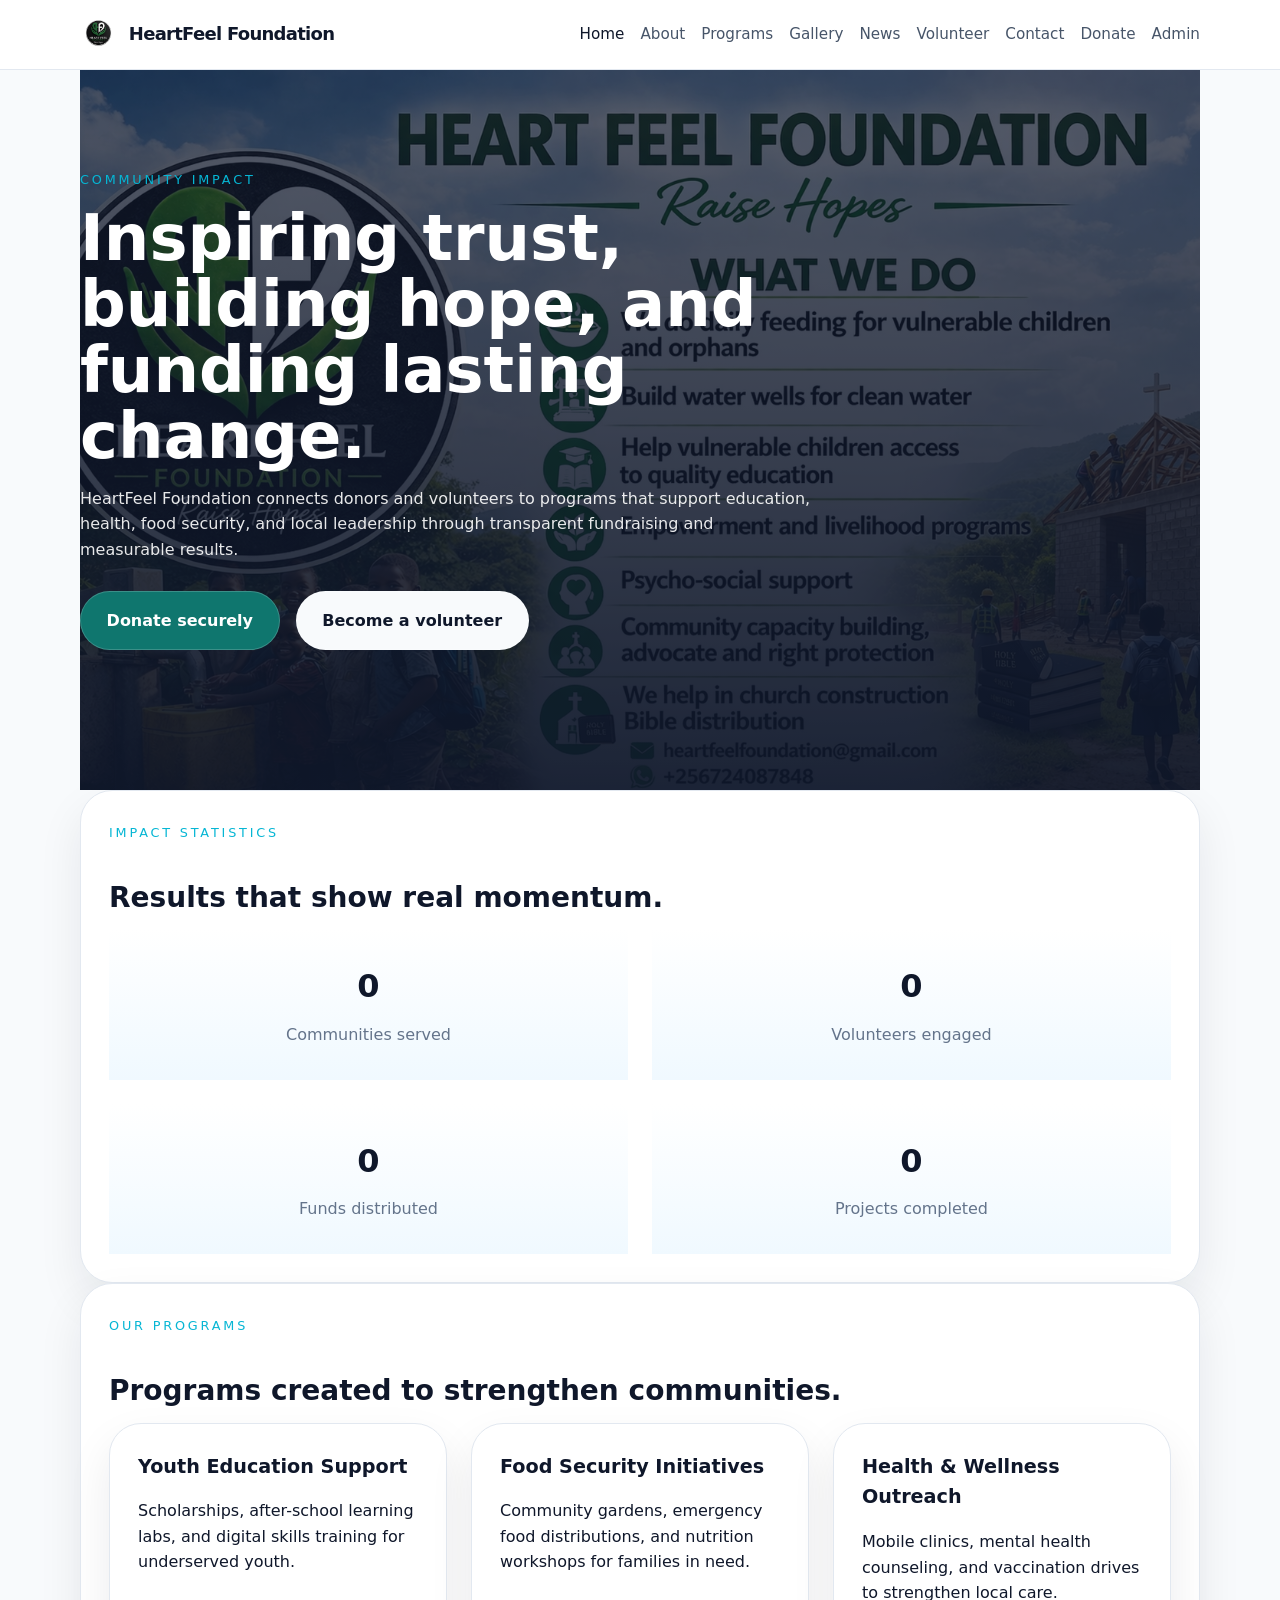
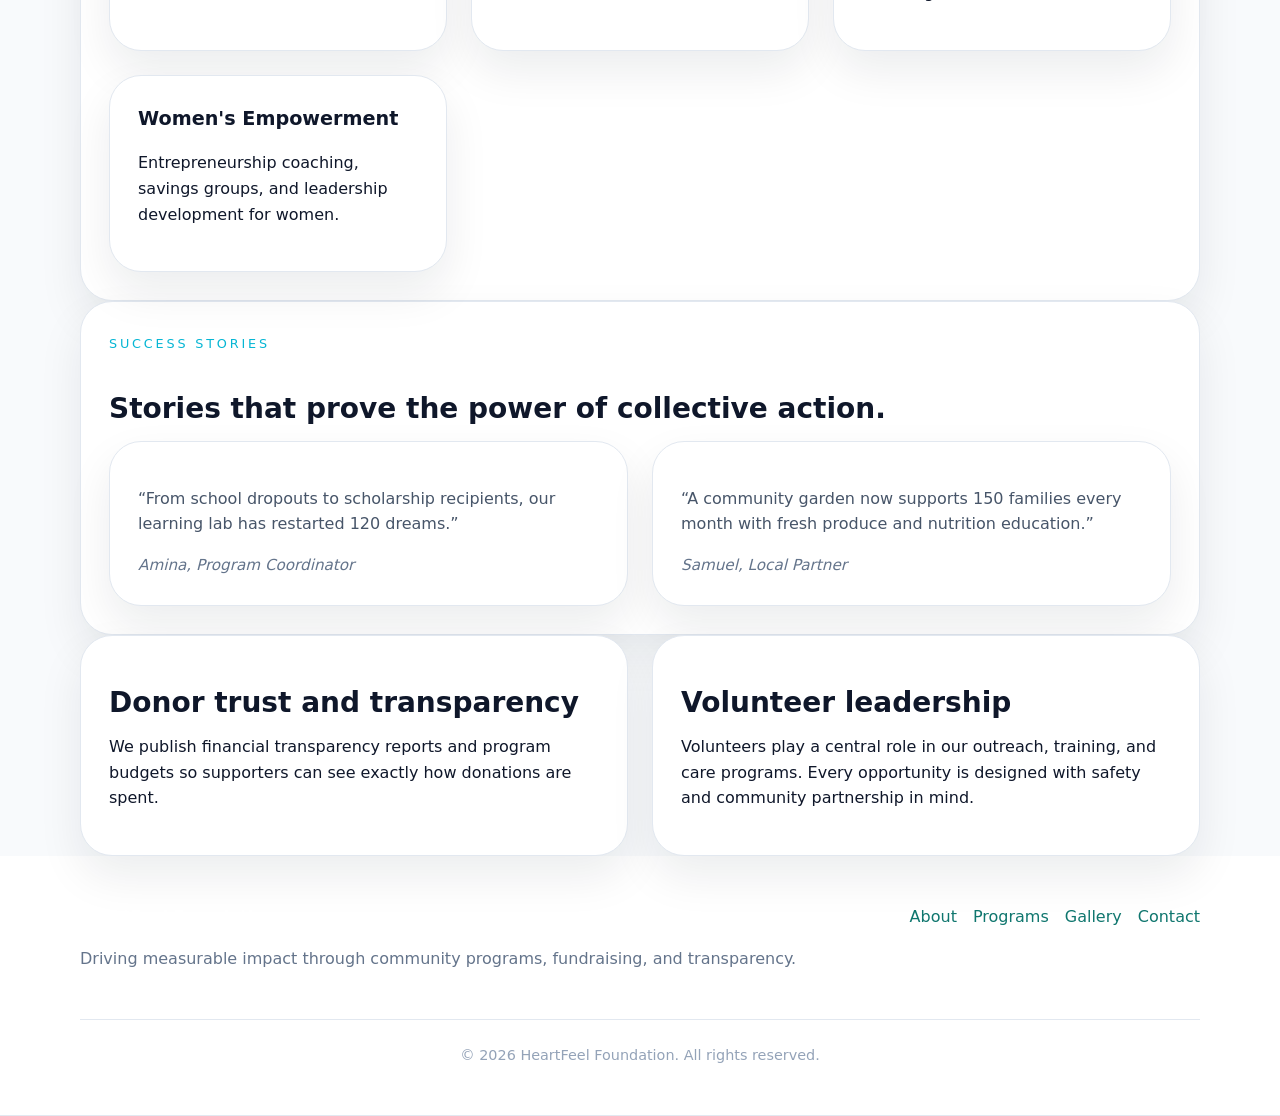
<file: index.html>
<!DOCTYPE html>
<html lang="en">
  <head>
    <meta charset="UTF-8" />
    <meta name="viewport" content="width=device-width, initial-scale=1.0" />
    <meta name="description" content="HeartFeel Foundation is a nonprofit driving community impact through programs, fundraising, volunteer support, and financial transparency." />
    <title>HeartFeel Foundation | Community Impact & Fundraising</title>
    <link rel="stylesheet" href="assets/css/styles.css" />
  </head>
  <body data-page="home">
    <header class="site-header">
      <div class="container site-nav">
        <a href="index.html" class="site-brand">
          <img src="assets/images/logo.png" alt="HeartFeel Foundation logo" class="site-logo" />
          <span class="site-brand-text">HeartFeel Foundation</span>
        </a>
        <button class="nav-toggle" aria-expanded="false" aria-controls="main-navigation">Menu</button>
        <nav id="main-navigation" class="site-links">
          <a href="index.html" class="active">Home</a>
          <a href="about.html">About</a>
          <a href="programs.html">Programs</a>
          <a href="gallery.html">Gallery</a>
          <a href="blog.html">News</a>
          <a href="volunteer.html">Volunteer</a>
          <a href="contact.html">Contact</a>
          <a href="donate.html">Donate</a>
          <a href="admin.html">Admin</a>
        </nav>
      </div>
    </header>

    <main>
      <section class="hero container hero-cover">
        <div class="hero-overlay"></div>
        <div class="hero-copy">
          <span class="section-subtitle" id="home-hero-subtitle">Community impact</span>
          <h1 class="hero-title" id="home-hero-title">Inspiring trust, building hope, and funding lasting change.</h1>
          <p class="hero-copy" id="home-hero-copy">HeartFeel Foundation connects donors and volunteers to programs that support education, health, food security, and local leadership through transparent fundraising and measurable results.</p>
          <div class="button-group" id="home-button-group">
            <a id="home-button-primary" href="donate.html" class="btn">Donate securely</a>
            <a id="home-button-secondary" href="volunteer.html" class="btn-secondary">Become a volunteer</a>
          </div>
        </div>
      </section>

      <section class="container">
        <div class="section-card">
          <span class="section-subtitle" id="home-stats-subtitle">Impact statistics</span>
          <h2 class="section-heading" id="home-stats-title">Results that show real momentum.</h2>
          <div class="stats-grid" id="home-stats"></div>
        </div>
      </section>

      <section class="container">
        <div class="section-card">
          <span class="section-subtitle" id="home-programs-subtitle">Our programs</span>
          <h2 class="section-heading" id="home-programs-title">Programs created to strengthen communities.</h2>
          <div class="cards-grid" id="home-programs"></div>
        </div>
      </section>

      <section class="container">
        <div class="section-card">
          <span class="section-subtitle" id="home-stories-subtitle">Success stories</span>
          <h2 class="section-heading" id="home-stories-title">Stories that prove the power of collective action.</h2>
          <div class="cards-grid" id="home-success-stories"></div>
        </div>
      </section>

      <section class="container">
        <div class="cards-grid" id="home-bottom-cards"></div>
      </section>
    </main>

    <footer class="site-footer">
      <div class="container footer-content">
        <div class="footer-top">
          <div>
            <strong>HeartFeel Foundation</strong>
            <p>Driving measurable impact through community programs, fundraising, and transparency.</p>
          </div>
          <div class="footer-links">
            <a href="about.html">About</a>
            <a href="programs.html">Programs</a>
            <a href="gallery.html">Gallery</a>
            <a href="contact.html">Contact</a>
          </div>
        </div>
        <div class="footer-bottom">© 2026 HeartFeel Foundation. All rights reserved.</div>
      </div>
    </footer>

    <script src="assets/js/main.js" defer></script>
  </body>
</html>
</file>
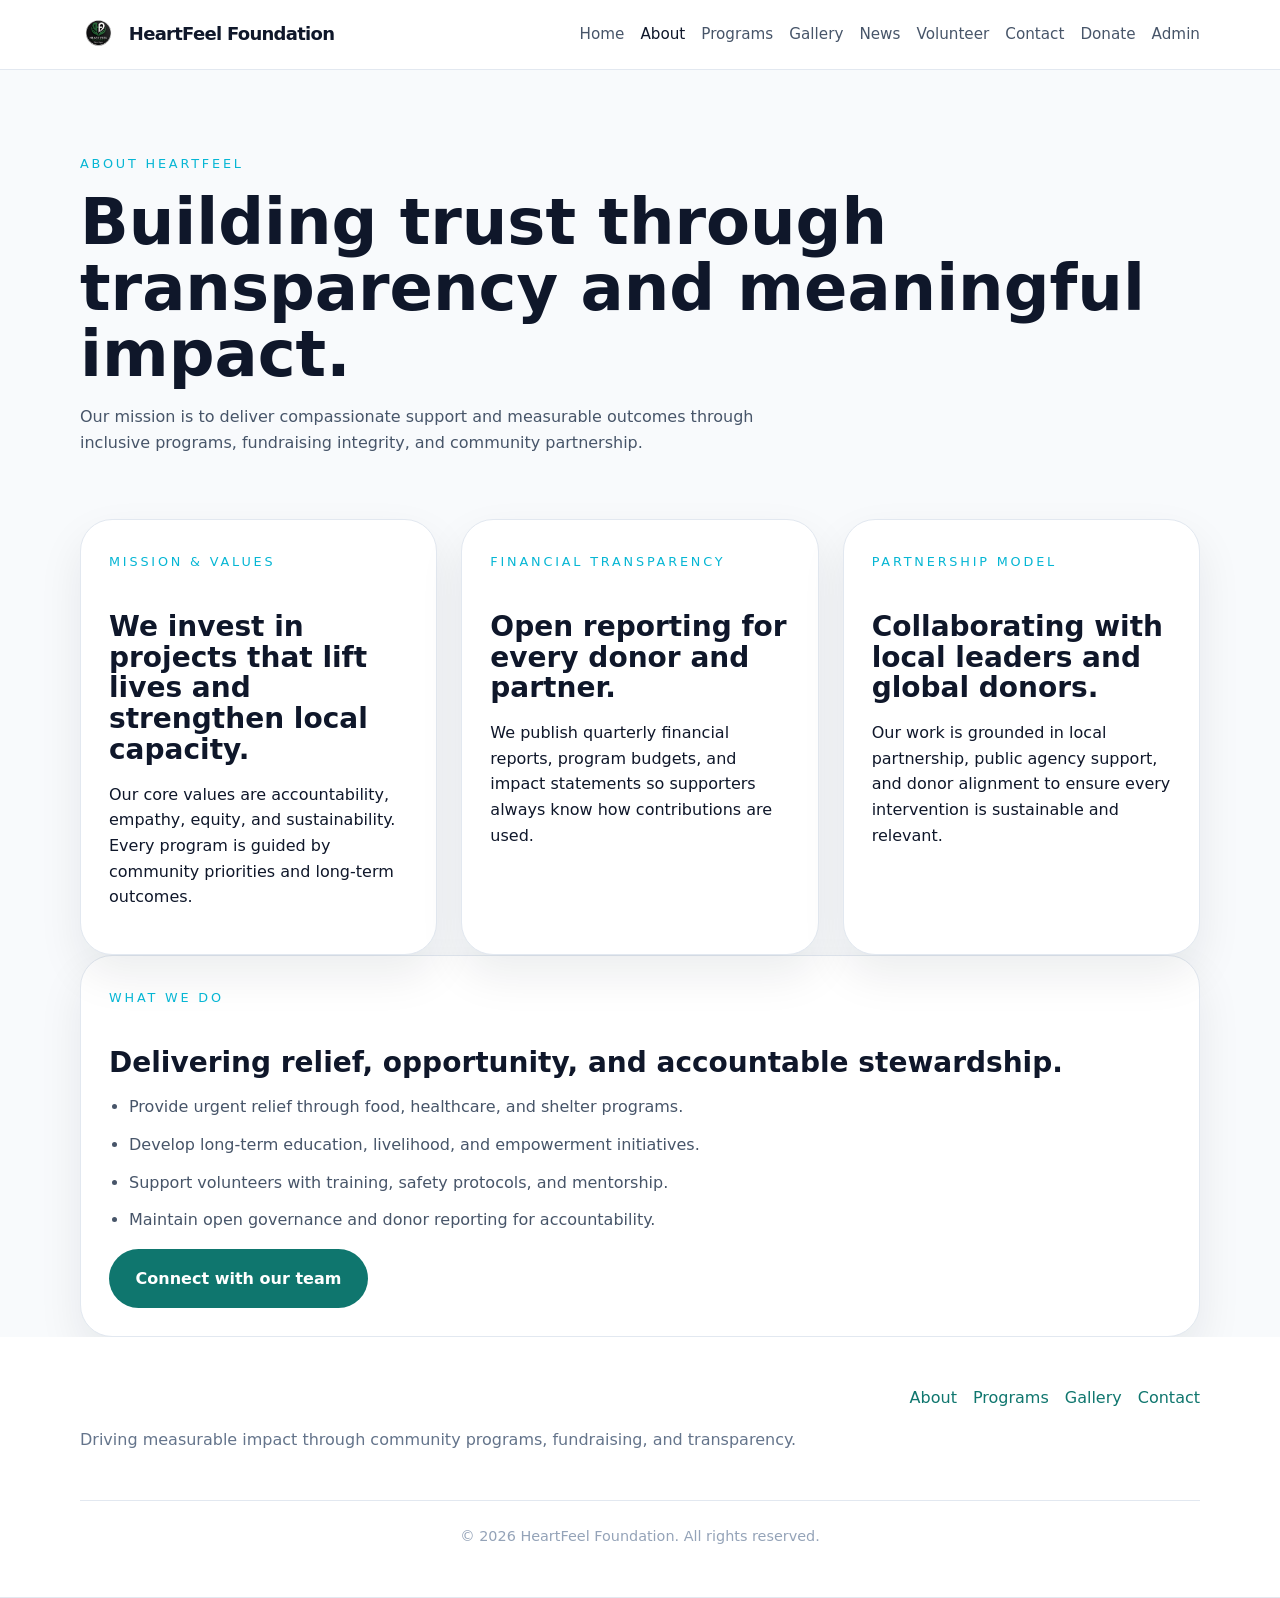
<file: about.html>
<!DOCTYPE html>
<html lang="en">
  <head>
    <meta charset="UTF-8" />
    <meta name="viewport" content="width=device-width, initial-scale=1.0" />
    <meta name="description" content="Learn about HeartFeel Foundation's mission, values, and commitment to financial transparency and community partnership." />
    <title>About Us | HeartFeel Foundation</title>
    <link rel="stylesheet" href="assets/css/styles.css" />
  </head>
  <body data-page="about">
    <header class="site-header">
      <div class="container site-nav">
        <a href="index.html" class="site-brand">
          <img src="assets/images/logo.png" alt="HeartFeel Foundation logo" class="site-logo" />
          <span class="site-brand-text">HeartFeel Foundation</span>
        </a>
        <button class="nav-toggle" aria-expanded="false" aria-controls="main-navigation">Menu</button>
        <nav id="main-navigation" class="site-links">
          <a href="index.html">Home</a>
          <a href="about.html" class="active">About</a>
          <a href="programs.html">Programs</a>
          <a href="gallery.html">Gallery</a>
          <a href="blog.html">News</a>
          <a href="volunteer.html">Volunteer</a>
          <a href="contact.html">Contact</a>
          <a href="donate.html">Donate</a>
          <a href="admin.html">Admin</a>
        </nav>
      </div>
    </header>

    <main>
      <section class="container hero">
        <span class="section-subtitle" id="about-hero-subtitle">About HeartFeel</span>
        <h1 class="hero-title" id="about-hero-title">Building trust through transparency and meaningful impact.</h1>
        <p class="hero-copy" id="about-hero-copy">Our mission is to deliver compassionate support and measurable outcomes through inclusive programs, fundraising integrity, and community partnership.</p>
      </section>

      <section class="container">
        <div class="cards-grid" id="about-cards">
          <article class="section-card">
            <span class="section-subtitle">Mission & Values</span>
            <h2 class="section-heading">We invest in projects that lift lives and strengthen local capacity.</h2>
            <p>Our core values are accountability, empathy, equity, and sustainability. Every program is guided by community priorities and long-term outcomes.</p>
          </article>
          <article class="section-card">
            <span class="section-subtitle">Financial Transparency</span>
            <h2 class="section-heading">Open reporting for every donor and partner.</h2>
            <p>We publish quarterly financial reports, program budgets, and impact statements so supporters always know how contributions are used.</p>
          </article>
          <article class="section-card">
            <span class="section-subtitle">Partnership Model</span>
            <h2 class="section-heading">Collaborating with local leaders and global donors.</h2>
            <p>Our work is grounded in local partnership, public agency support, and donor alignment to ensure every intervention is sustainable and relevant.</p>
          </article>
        </div>
      </section>

      <section class="container">
        <div class="section-card">
          <span class="section-subtitle">What We Do</span>
          <h2 class="section-heading">Delivering relief, opportunity, and accountable stewardship.</h2>
          <ul>
            <li>Provide urgent relief through food, healthcare, and shelter programs.</li>
            <li>Develop long-term education, livelihood, and empowerment initiatives.</li>
            <li>Support volunteers with training, safety protocols, and mentorship.</li>
            <li>Maintain open governance and donor reporting for accountability.</li>
          </ul>
          <a href="contact.html" class="btn">Connect with our team</a>
        </div>
      </section>
    </main>

    <footer class="site-footer">
      <div class="container footer-content">
        <div class="footer-top">
          <div>
            <strong>HeartFeel Foundation</strong>
            <p>Driving measurable impact through community programs, fundraising, and transparency.</p>
          </div>
          <div class="footer-links">
            <a href="about.html">About</a>
            <a href="programs.html">Programs</a>
            <a href="gallery.html">Gallery</a>
            <a href="contact.html">Contact</a>
          </div>
        </div>
        <div class="footer-bottom">© 2026 HeartFeel Foundation. All rights reserved.</div>
      </div>
    </footer>

    <script src="assets/js/main.js" defer></script>
  </body>
</html>
</file>
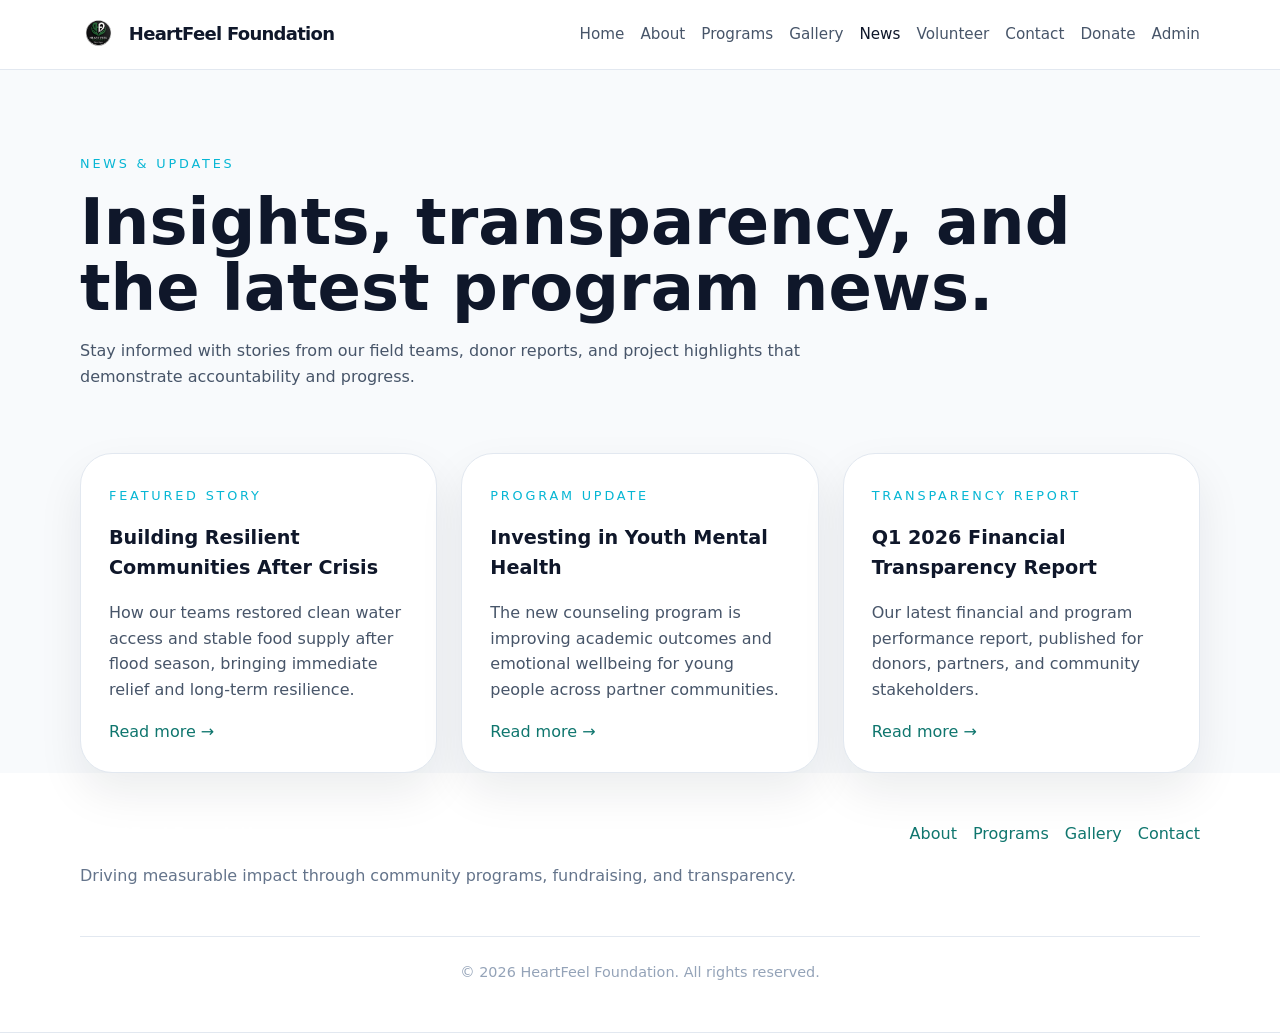
<file: blog.html>
<!DOCTYPE html>
<html lang="en">
  <head>
    <meta charset="UTF-8" />
    <meta name="viewport" content="width=device-width, initial-scale=1.0" />
    <meta name="description" content="News, transparency reports, and updates from HeartFeel Foundation." />
    <title>News & Updates | HeartFeel Foundation</title>
    <link rel="stylesheet" href="assets/css/styles.css" />
  </head>
  <body data-page="blog">
    <header class="site-header">
      <div class="container site-nav">
        <a href="index.html" class="site-brand">
          <img src="assets/images/logo.png" alt="HeartFeel Foundation logo" class="site-logo" />
          <span class="site-brand-text">HeartFeel Foundation</span>
        </a>
        <button class="nav-toggle" aria-expanded="false" aria-controls="main-navigation">Menu</button>
        <nav id="main-navigation" class="site-links">
          <a href="index.html">Home</a>
          <a href="about.html">About</a>
          <a href="programs.html">Programs</a>
          <a href="gallery.html">Gallery</a>
          <a href="blog.html" class="active">News</a>
          <a href="volunteer.html">Volunteer</a>
          <a href="contact.html">Contact</a>
          <a href="donate.html">Donate</a>
          <a href="admin.html">Admin</a>
        </nav>
      </div>
    </header>

    <main>
      <section class="container hero">
        <span class="section-subtitle" id="blog-hero-subtitle">News & Updates</span>
        <h1 class="hero-title" id="blog-hero-title">Insights, transparency, and the latest program news.</h1>
        <p class="hero-copy" id="blog-hero-copy">Stay informed with stories from our field teams, donor reports, and project highlights that demonstrate accountability and progress.</p>
      </section>

      <section class="container blog-grid" id="blog-grid">
        <article class="news-card">
          <span class="section-subtitle">Featured story</span>
          <h3>Building Resilient Communities After Crisis</h3>
          <p>How our teams restored clean water access and stable food supply after flood season, bringing immediate relief and long-term resilience.</p>
          <a href="#">Read more →</a>
        </article>
        <article class="news-card">
          <span class="section-subtitle">Program update</span>
          <h3>Investing in Youth Mental Health</h3>
          <p>The new counseling program is improving academic outcomes and emotional wellbeing for young people across partner communities.</p>
          <a href="#">Read more →</a>
        </article>
        <article class="news-card">
          <span class="section-subtitle">Transparency report</span>
          <h3>Q1 2026 Financial Transparency Report</h3>
          <p>Our latest financial and program performance report, published for donors, partners, and community stakeholders.</p>
          <a href="#">Read more →</a>
        </article>
      </section>
    </main>

    <footer class="site-footer">
      <div class="container footer-content">
        <div class="footer-top">
          <div>
            <strong>HeartFeel Foundation</strong>
            <p>Driving measurable impact through community programs, fundraising, and transparency.</p>
          </div>
          <div class="footer-links">
            <a href="about.html">About</a>
            <a href="programs.html">Programs</a>
            <a href="gallery.html">Gallery</a>
            <a href="contact.html">Contact</a>
          </div>
        </div>
        <div class="footer-bottom">© 2026 HeartFeel Foundation. All rights reserved.</div>
      </div>
    </footer>

    <script src="assets/js/main.js" defer></script>
  </body>
</html>
</file>
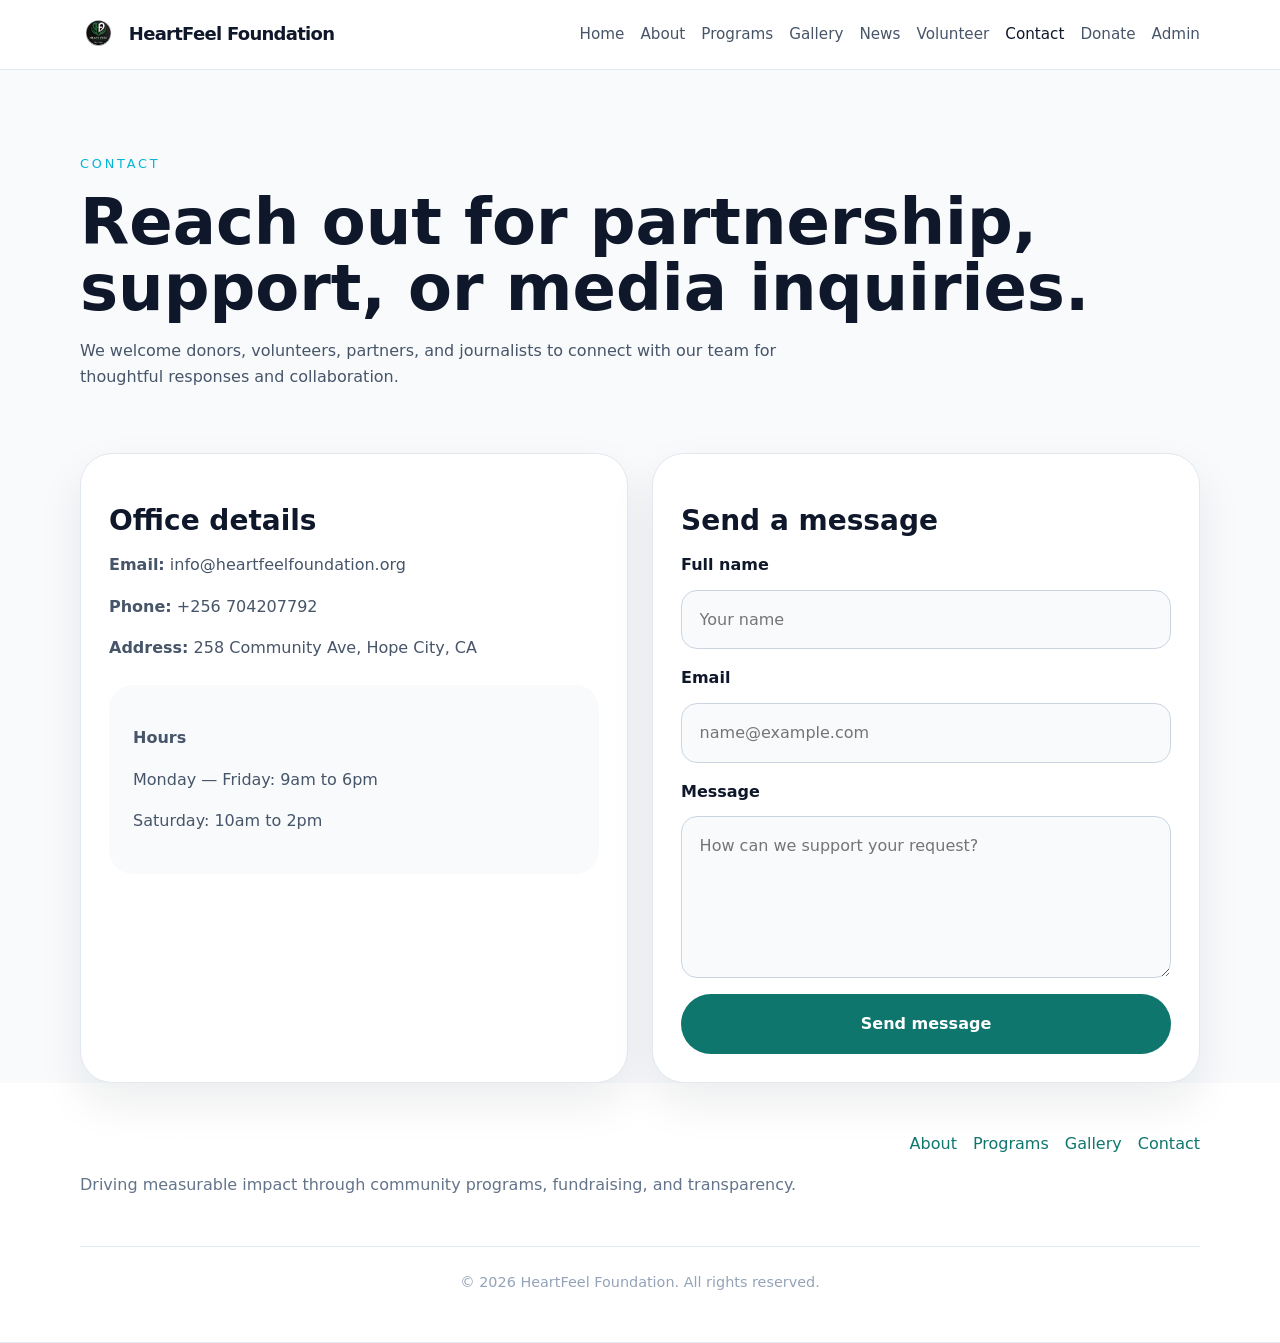
<file: contact.html>
<!DOCTYPE html>
<html lang="en">
  <head>
    <meta charset="UTF-8" />
    <meta name="viewport" content="width=device-width, initial-scale=1.0" />
    <meta name="description" content="Contact HeartFeel Foundation for partnership, support, or media inquiries." />
    <title>Contact | HeartFeel Foundation</title>
    <link rel="stylesheet" href="assets/css/styles.css" />
  </head>
  <body data-page="contact">
    <header class="site-header">
      <div class="container site-nav">
        <a href="index.html" class="site-brand">
          <img src="assets/images/logo.png" alt="HeartFeel Foundation logo" class="site-logo" />
          <span class="site-brand-text">HeartFeel Foundation</span>
        </a>
        <button class="nav-toggle" aria-expanded="false" aria-controls="main-navigation">Menu</button>
        <nav id="main-navigation" class="site-links">
          <a href="index.html">Home</a>
          <a href="about.html">About</a>
          <a href="programs.html">Programs</a>
          <a href="gallery.html">Gallery</a>
          <a href="blog.html">News</a>
          <a href="volunteer.html">Volunteer</a>
          <a href="contact.html" class="active">Contact</a>
          <a href="donate.html">Donate</a>
          <a href="admin.html">Admin</a>
        </nav>
      </div>
    </header>

    <main>
      <section class="container hero">
        <span class="section-subtitle" id="contact-hero-subtitle">Contact</span>
        <h1 class="hero-title" id="contact-hero-title">Reach out for partnership, support, or media inquiries.</h1>
        <p class="hero-copy" id="contact-hero-copy">We welcome donors, volunteers, partners, and journalists to connect with our team for thoughtful responses and collaboration.</p>
      </section>

      <section class="container cards-grid" id="contact-details-wrapper">
        <article class="contact-card" id="contact-details">
          <h2 class="section-heading" id="contact-details-title">Office details</h2>
          <p><strong>Email:</strong> <span id="contact-email">info@heartfeelfoundation.org</span></p>
          <p><strong>Phone:</strong> <span id="contact-phone">+1 (555) 123-4567</span></p>
          <p><strong>Address:</strong> <span id="contact-address">258 Community Ave, Hope City, CA</span></p>
          <div style="margin-top: 1.5rem; padding: 1.5rem; border-radius: 1.5rem; background: #f8fafc;">
            <p><strong>Hours</strong></p>
            <p id="contact-hours-day1">Monday — Friday: 9am to 6pm</p>
            <p id="contact-hours-day2">Saturday: 10am to 2pm</p>
          </div>
        </article>
        <article class="contact-card">
          <h2 class="section-heading">Send a message</h2>
          <form class="form-grid" method="post" action="#">
            <div class="form-field">
              <label for="contact-name">Full name</label>
              <input id="contact-name" name="contact-name" type="text" placeholder="Your name" required />
            </div>
            <div class="form-field">
              <label for="contact-input-email">Email</label>
              <input id="contact-input-email" name="contact-email" type="email" placeholder="name@example.com" required />
            </div>
            <div class="form-field" style="grid-column: 1 / -1;">
              <label for="contact-message">Message</label>
              <textarea id="contact-message" name="contact-message" rows="5" placeholder="How can we support your request?" required></textarea>
            </div>
            <div class="form-field" style="grid-column: 1 / -1;">
              <button type="submit" class="btn">Send message</button>
            </div>
          </form>
        </article>
      </section>
    </main>

    <footer class="site-footer">
      <div class="container footer-content">
        <div class="footer-top">
          <div>
            <strong>HeartFeel Foundation</strong>
            <p>Driving measurable impact through community programs, fundraising, and transparency.</p>
          </div>
          <div class="footer-links">
            <a href="about.html">About</a>
            <a href="programs.html">Programs</a>
            <a href="gallery.html">Gallery</a>
            <a href="contact.html">Contact</a>
          </div>
        </div>
        <div class="footer-bottom">© 2026 HeartFeel Foundation. All rights reserved.</div>
      </div>
    </footer>

    <script src="assets/js/main.js" defer></script>
  </body>
</html>
</file>
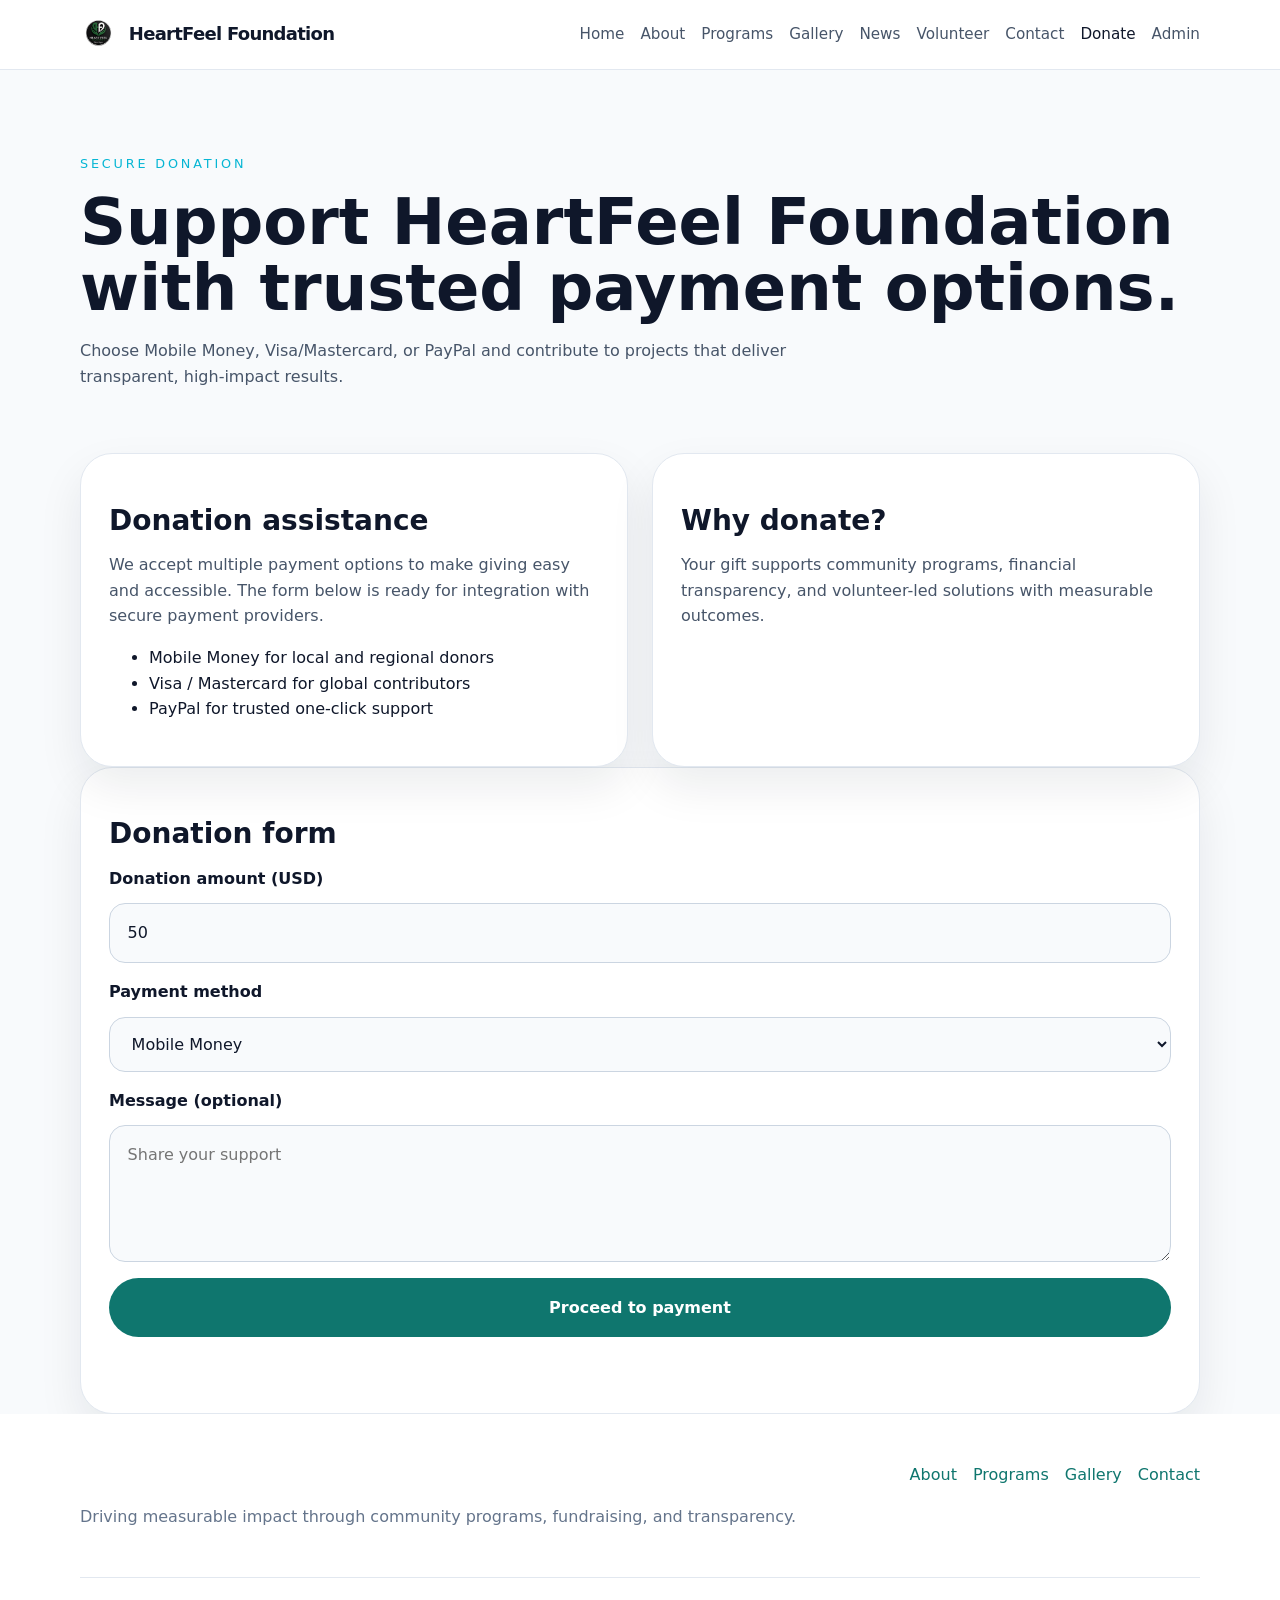
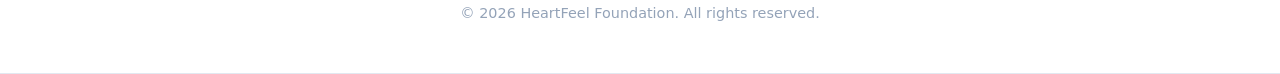
<file: donate.html>
<!DOCTYPE html>
<html lang="en">
  <head>
    <meta charset="UTF-8" />
    <meta name="viewport" content="width=device-width, initial-scale=1.0" />
    <meta name="description" content="Donate to HeartFeel Foundation with Mobile Money, Visa/Mastercard, or PayPal support." />
    <title>Donate | HeartFeel Foundation</title>
    <link rel="stylesheet" href="assets/css/styles.css" />
  </head>
  <body data-page="donate">
    <header class="site-header">
      <div class="container site-nav">
        <a href="index.html" class="site-brand">
          <img src="assets/images/logo.png" alt="HeartFeel Foundation logo" class="site-logo" />
          <span class="site-brand-text">HeartFeel Foundation</span>
        </a>
        <button class="nav-toggle" aria-expanded="false" aria-controls="main-navigation">Menu</button>
        <nav id="main-navigation" class="site-links">
          <a href="index.html">Home</a>
          <a href="about.html">About</a>
          <a href="programs.html">Programs</a>
          <a href="gallery.html">Gallery</a>
          <a href="blog.html">News</a>
          <a href="volunteer.html">Volunteer</a>
          <a href="contact.html">Contact</a>
          <a href="donate.html" class="active">Donate</a>
          <a href="admin.html">Admin</a>
        </nav>
      </div>
    </header>

    <main>
      <section class="container hero">
        <span class="section-subtitle" id="donate-hero-subtitle">Secure donation</span>
        <h1 class="hero-title" id="donate-hero-title">Support HeartFeel Foundation with trusted payment options.</h1>
        <p class="hero-copy" id="donate-hero-copy">Choose Mobile Money, Visa/Mastercard, or PayPal and contribute to projects that deliver transparent, high-impact results.</p>
      </section>

      <section class="container cards-grid">
        <article class="donate-card" id="donate-assistance">
          <h2 class="section-heading" id="donate-assistance-title">Donation assistance</h2>
          <p>We accept multiple payment options to make giving easy and accessible. The form below is ready for integration with secure payment providers.</p>
          <ul>
            <li>Mobile Money for local and regional donors</li>
            <li>Visa / Mastercard for global contributors</li>
            <li>PayPal for trusted one-click support</li>
          </ul>
        </article>
        <article class="donate-card" id="donate-why">
          <h2 class="section-heading" id="donate-why-title">Why donate?</h2>
          <p id="donate-why-copy">Your gift supports community programs, financial transparency, and volunteer-led solutions with measurable outcomes.</p>
        </article>
      </section>

      <section class="container section-card">
        <h2 class="section-heading">Donation form</h2>
        <form id="donation-form" class="form-grid" method="post" action="#">
          <div class="form-field">
            <label for="amount">Donation amount (USD)</label>
            <input id="amount" name="amount" type="number" min="10" value="50" required />
          </div>
          <div class="form-field">
            <label for="payment-method">Payment method</label>
            <select id="payment-method" name="payment-method" required>
              <option>Mobile Money</option>
              <option>Visa / Mastercard</option>
              <option>PayPal</option>
            </select>
          </div>
          <div class="form-field" style="grid-column: 1 / -1;">
            <label for="donation-note">Message (optional)</label>
            <textarea id="donation-note" name="donation-note" rows="4" placeholder="Share your support"></textarea>
          </div>
          <div class="form-field" style="grid-column: 1 / -1;">
            <button type="submit" class="btn">Proceed to payment</button>
          </div>
          <p id="donation-status" style="color:#475569; grid-column: 1 / -1;"></p>
        </form>
      </section>
    </main>

    <footer class="site-footer">
      <div class="container footer-content">
        <div class="footer-top">
          <div>
            <strong>HeartFeel Foundation</strong>
            <p>Driving measurable impact through community programs, fundraising, and transparency.</p>
          </div>
          <div class="footer-links">
            <a href="about.html">About</a>
            <a href="programs.html">Programs</a>
            <a href="gallery.html">Gallery</a>
            <a href="contact.html">Contact</a>
          </div>
        </div>
        <div class="footer-bottom">© 2026 HeartFeel Foundation. All rights reserved.</div>
      </div>
    </footer>

    <script src="assets/js/main.js" defer></script>
  </body>
</html>
</file>
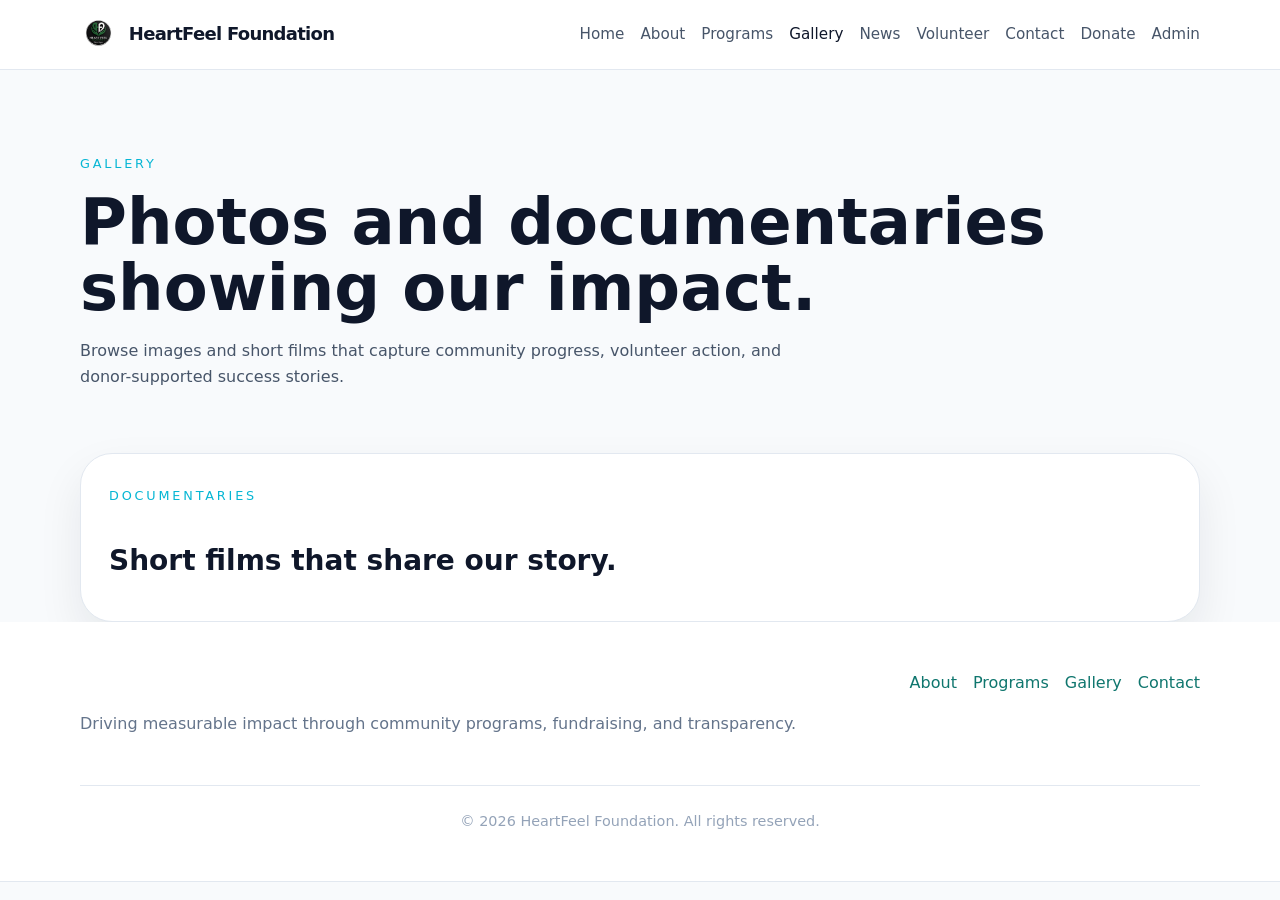
<file: gallery.html>
<!DOCTYPE html>
<html lang="en">
  <head>
    <meta charset="UTF-8" />
    <meta name="viewport" content="width=device-width, initial-scale=1.0" />
    <meta name="description" content="View project photos and documentary videos that highlight the work of HeartFeel Foundation." />
    <title>Gallery | HeartFeel Foundation</title>
    <link rel="stylesheet" href="assets/css/styles.css" />
  </head>
  <body data-page="gallery">
    <header class="site-header">
      <div class="container site-nav">
        <a href="index.html" class="site-brand">
          <img src="assets/images/logo.png" alt="HeartFeel Foundation logo" class="site-logo" />
          <span class="site-brand-text">HeartFeel Foundation</span>
        </a>
        <button class="nav-toggle" aria-expanded="false" aria-controls="main-navigation">Menu</button>
        <nav id="main-navigation" class="site-links">
          <a href="index.html">Home</a>
          <a href="about.html">About</a>
          <a href="programs.html">Programs</a>
          <a href="gallery.html" class="active">Gallery</a>
          <a href="blog.html">News</a>
          <a href="volunteer.html">Volunteer</a>
          <a href="contact.html">Contact</a>
          <a href="donate.html">Donate</a>
          <a href="admin.html">Admin</a>
        </nav>
      </div>
    </header>

    <main>
      <section class="container hero">
        <span class="section-subtitle" id="gallery-hero-subtitle">Gallery</span>
        <h1 class="hero-title" id="gallery-hero-title">Photos and documentaries showing our impact.</h1>
        <p class="hero-copy" id="gallery-hero-copy">Browse images and short films that capture community progress, volunteer action, and donor-supported success stories.</p>
      </section>

      <section class="container">
        <div class="gallery-grid" id="gallery-grid">
          <article class="feature-card">
            <img src="https://images.unsplash.com/photo-1500530855697-b586d89ba3ee?auto=format&fit=crop&w=900&q=80" alt="Community garden harvest" />
            <h3>Community garden harvest</h3>
          </article>
          <article class="feature-card">
            <img src="https://images.unsplash.com/photo-1532938911079-1b06ac7ceec7?auto=format&fit=crop&w=900&q=80" alt="Mobile health clinic" />
            <h3>Mobile health clinic</h3>
          </article>
          <article class="feature-card">
            <img src="https://images.unsplash.com/photo-1524504388940-b1c1722653e1?auto=format&fit=crop&w=900&q=80" alt="Volunteer training session" />
            <h3>Volunteer training session</h3>
          </article>
          <article class="feature-card">
            <img src="https://images.unsplash.com/photo-1483721310020-03333e577078?auto=format&fit=crop&w=900&q=80" alt="Celebrating graduation" />
            <h3>Celebrating graduation</h3>
          </article>
        </div>
      </section>

      <section class="container">
        <div class="section-card">
          <span class="section-subtitle" id="gallery-videos-subtitle">Documentaries</span>
          <h2 class="section-heading" id="gallery-videos-title">Short films that share our story.</h2>
          <div class="cards-grid" id="gallery-videos">
            <article class="feature-card">
              <h3>Community recovery after crisis</h3>
              <div class="hero-image">
                <iframe class="w-full h-full" src="https://www.youtube.com/embed/ScMzIvxBSi4" title="Documentary 1" allowfullscreen></iframe>
              </div>
            </article>
            <article class="feature-card">
              <h3>Youth mental health and resilience</h3>
              <div class="hero-image">
                <iframe class="w-full h-full" src="https://www.youtube.com/embed/aqz-KE-bpKQ" title="Documentary 2" allowfullscreen></iframe>
              </div>
            </article>
          </div>
        </div>
      </section>
    </main>

    <footer class="site-footer">
      <div class="container footer-content">
        <div class="footer-top">
          <div>
            <strong>HeartFeel Foundation</strong>
            <p>Driving measurable impact through community programs, fundraising, and transparency.</p>
          </div>
          <div class="footer-links">
            <a href="about.html">About</a>
            <a href="programs.html">Programs</a>
            <a href="gallery.html">Gallery</a>
            <a href="contact.html">Contact</a>
          </div>
        </div>
        <div class="footer-bottom">© 2026 HeartFeel Foundation. All rights reserved.</div>
      </div>
    </footer>

    <script src="assets/js/main.js" defer></script>
  </body>
</html>
</file>
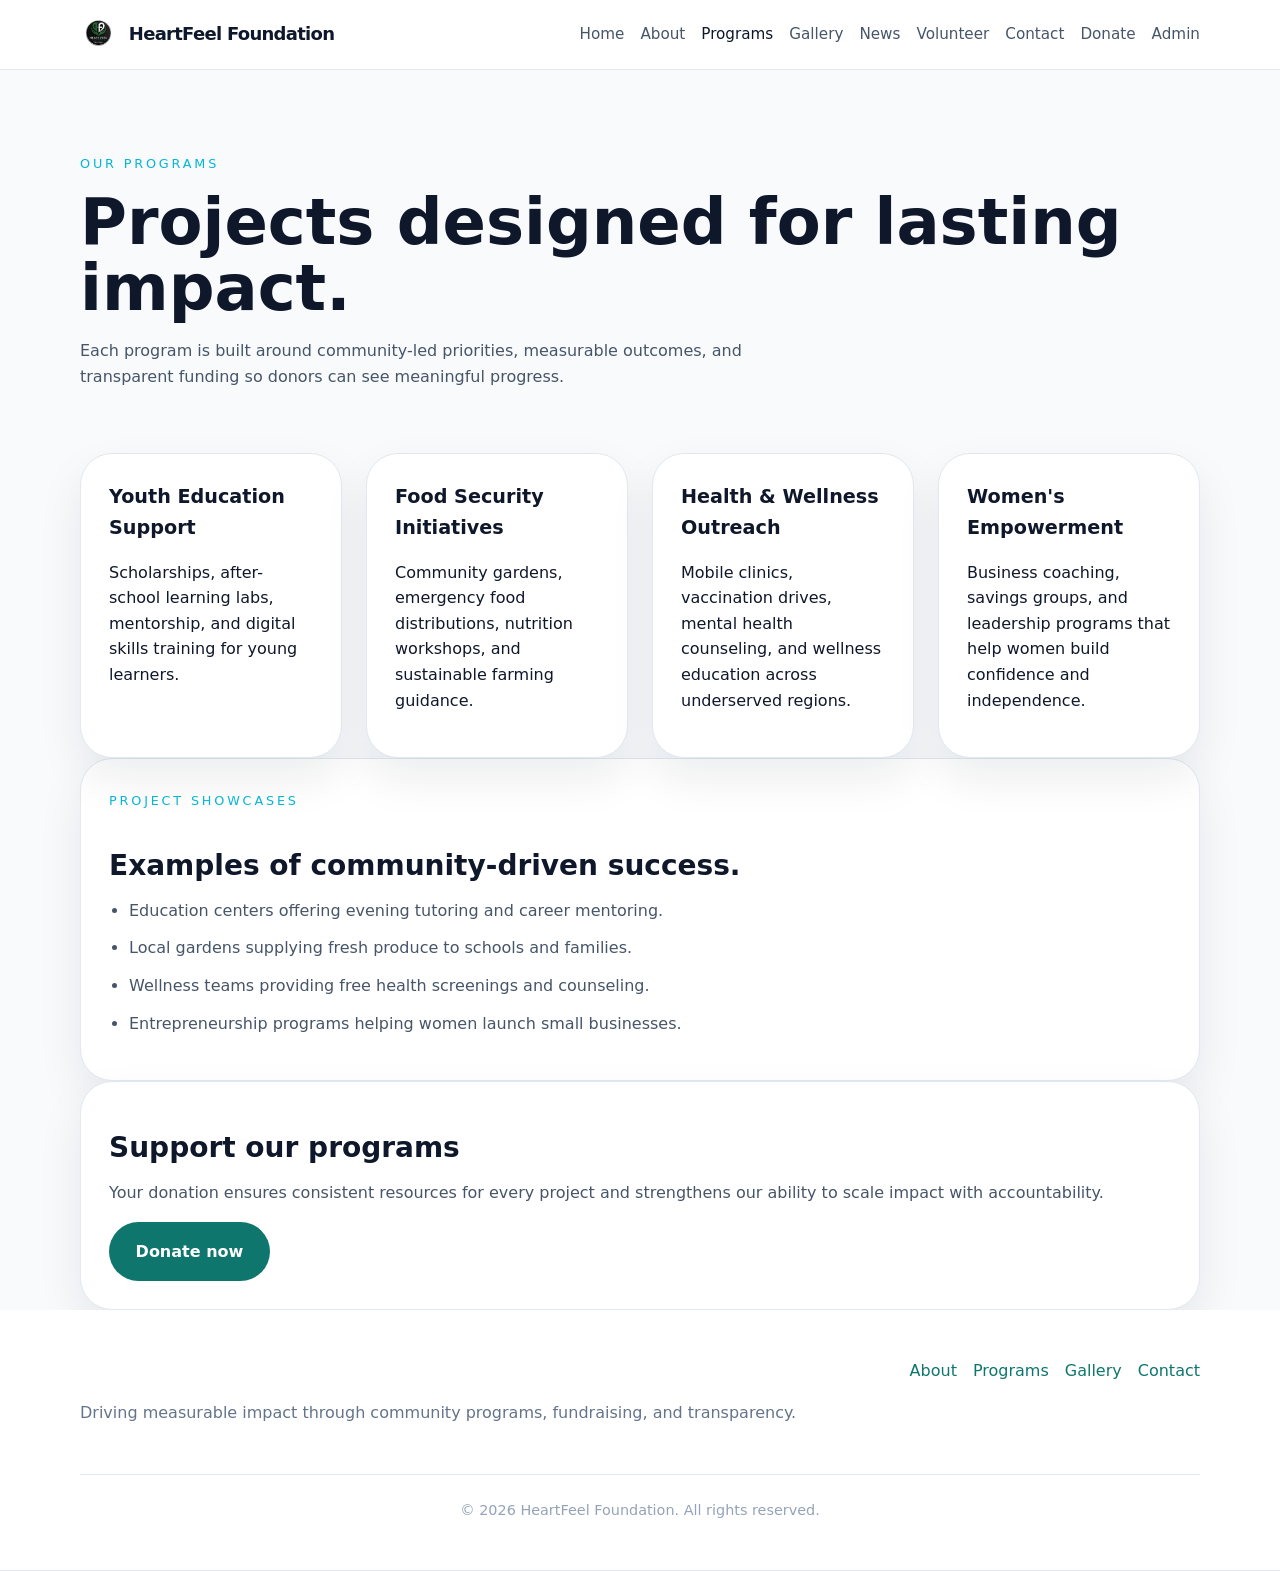
<file: programs.html>
<!DOCTYPE html>
<html lang="en">
  <head>
    <meta charset="UTF-8" />
    <meta name="viewport" content="width=device-width, initial-scale=1.0" />
    <meta name="description" content="Explore HeartFeel Foundation's community programs in education, food security, health, and women's empowerment." />
    <title>Programs | HeartFeel Foundation</title>
    <link rel="stylesheet" href="assets/css/styles.css" />
  </head>
  <body data-page="programs">
    <header class="site-header">
      <div class="container site-nav">
        <a href="index.html" class="site-brand">
          <img src="assets/images/logo.png" alt="HeartFeel Foundation logo" class="site-logo" />
          <span class="site-brand-text">HeartFeel Foundation</span>
        </a>
        <button class="nav-toggle" aria-expanded="false" aria-controls="main-navigation">Menu</button>
        <nav id="main-navigation" class="site-links">
          <a href="index.html">Home</a>
          <a href="about.html">About</a>
          <a href="programs.html" class="active">Programs</a>
          <a href="gallery.html">Gallery</a>
          <a href="blog.html">News</a>
          <a href="volunteer.html">Volunteer</a>
          <a href="contact.html">Contact</a>
          <a href="donate.html">Donate</a>
          <a href="admin.html">Admin</a>
        </nav>
      </div>
    </header>

    <main>
      <section class="container hero">
        <span class="section-subtitle" id="programs-hero-subtitle">Our programs</span>
        <h1 class="hero-title" id="programs-hero-title">Projects designed for lasting impact.</h1>
        <p class="hero-copy" id="programs-hero-copy">Each program is built around community-led priorities, measurable outcomes, and transparent funding so donors can see meaningful progress.</p>
      </section>

      <section class="container">
        <div class="cards-grid" id="programs-grid">
          <article class="feature-card">
            <h3>Youth Education Support</h3>
            <p>Scholarships, after-school learning labs, mentorship, and digital skills training for young learners.</p>
          </article>
          <article class="feature-card">
            <h3>Food Security Initiatives</h3>
            <p>Community gardens, emergency food distributions, nutrition workshops, and sustainable farming guidance.</p>
          </article>
          <article class="feature-card">
            <h3>Health & Wellness Outreach</h3>
            <p>Mobile clinics, vaccination drives, mental health counseling, and wellness education across underserved regions.</p>
          </article>
          <article class="feature-card">
            <h3>Women's Empowerment</h3>
            <p>Business coaching, savings groups, and leadership programs that help women build confidence and independence.</p>
          </article>
        </div>
      </section>

      <section class="container">
        <div class="section-card" id="programs-showcase">
          <span class="section-subtitle">Project showcases</span>
          <h2 class="section-heading">Examples of community-driven success.</h2>
          <ul>
            <li>Education centers offering evening tutoring and career mentoring.</li>
            <li>Local gardens supplying fresh produce to schools and families.</li>
            <li>Wellness teams providing free health screenings and counseling.</li>
            <li>Entrepreneurship programs helping women launch small businesses.</li>
          </ul>
        </div>
      </section>

      <section class="container">
        <div class="donate-card">
          <h2 class="section-heading">Support our programs</h2>
          <p>Your donation ensures consistent resources for every project and strengthens our ability to scale impact with accountability.</p>
          <a href="donate.html" class="btn">Donate now</a>
        </div>
      </section>
    </main>

    <footer class="site-footer">
      <div class="container footer-content">
        <div class="footer-top">
          <div>
            <strong>HeartFeel Foundation</strong>
            <p>Driving measurable impact through community programs, fundraising, and transparency.</p>
          </div>
          <div class="footer-links">
            <a href="about.html">About</a>
            <a href="programs.html">Programs</a>
            <a href="gallery.html">Gallery</a>
            <a href="contact.html">Contact</a>
          </div>
        </div>
        <div class="footer-bottom">© 2026 HeartFeel Foundation. All rights reserved.</div>
      </div>
    </footer>

    <script src="assets/js/main.js" defer></script>
  </body>
</html>
</file>
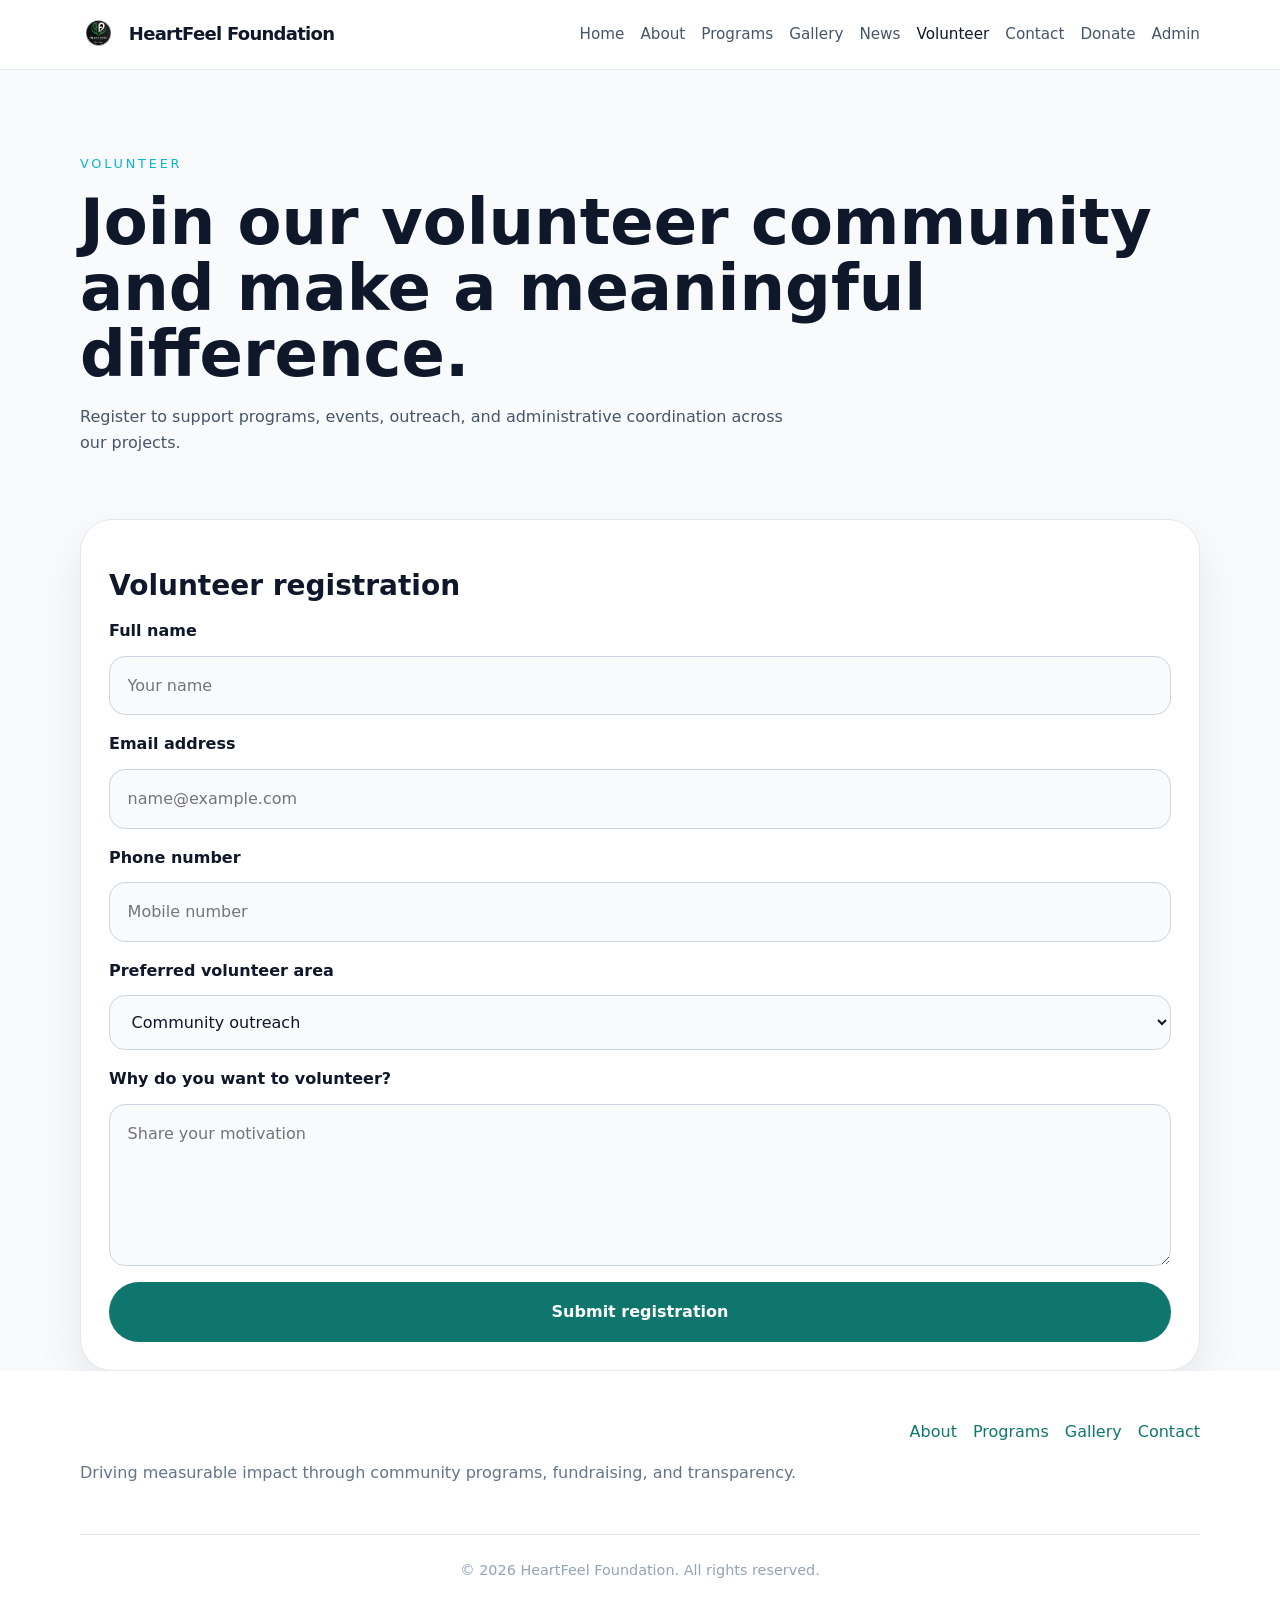
<file: volunteer.html>
<!DOCTYPE html>
<html lang="en">
  <head>
    <meta charset="UTF-8" />
    <meta name="viewport" content="width=device-width, initial-scale=1.0" />
    <meta name="description" content="Volunteer registration for HeartFeel Foundation's programs and outreach initiatives." />
    <title>Volunteer | HeartFeel Foundation</title>
    <link rel="stylesheet" href="assets/css/styles.css" />
  </head>
  <body data-page="volunteer">
    <header class="site-header">
      <div class="container site-nav">
        <a href="index.html" class="site-brand">
          <img src="assets/images/logo.png" alt="HeartFeel Foundation logo" class="site-logo" />
          <span class="site-brand-text">HeartFeel Foundation</span>
        </a>
        <button class="nav-toggle" aria-expanded="false" aria-controls="main-navigation">Menu</button>
        <nav id="main-navigation" class="site-links">
          <a href="index.html">Home</a>
          <a href="about.html">About</a>
          <a href="programs.html">Programs</a>
          <a href="gallery.html">Gallery</a>
          <a href="blog.html">News</a>
          <a href="volunteer.html" class="active">Volunteer</a>
          <a href="contact.html">Contact</a>
          <a href="donate.html">Donate</a>
          <a href="admin.html">Admin</a>
        </nav>
      </div>
    </header>

    <main>
      <section class="container hero">
        <span class="section-subtitle" id="volunteer-hero-subtitle">Volunteer</span>
        <h1 class="hero-title" id="volunteer-hero-title">Join our volunteer community and make a meaningful difference.</h1>
        <p class="hero-copy" id="volunteer-hero-copy">Register to support programs, events, outreach, and administrative coordination across our projects.</p>
      </section>

      <section class="container">
        <div class="section-card">
          <h2 class="section-heading">Volunteer registration</h2>
          <form class="form-grid" method="post" action="#">
            <div class="form-field">
              <label for="name">Full name</label>
              <input id="name" name="name" type="text" placeholder="Your name" required />
            </div>
            <div class="form-field">
              <label for="email">Email address</label>
              <input id="email" name="email" type="email" placeholder="name@example.com" required />
            </div>
            <div class="form-field">
              <label for="phone">Phone number</label>
              <input id="phone" name="phone" type="tel" placeholder="Mobile number" required />
            </div>
            <div class="form-field">
              <label for="area">Preferred volunteer area</label>
              <select id="area" name="area" required>
                <option>Community outreach</option>
                <option>Event support</option>
                <option>Program facilitation</option>
                <option>Administration & fundraising</option>
              </select>
            </div>
            <div class="form-field" style="grid-column: 1 / -1;">
              <label for="motivation">Why do you want to volunteer?</label>
              <textarea id="motivation" name="motivation" rows="5" placeholder="Share your motivation" required></textarea>
            </div>
            <div class="form-field" style="grid-column: 1 / -1;">
              <button type="submit" class="btn">Submit registration</button>
            </div>
          </form>
        </div>
      </section>
    </main>

    <footer class="site-footer">
      <div class="container footer-content">
        <div class="footer-top">
          <div>
            <strong>HeartFeel Foundation</strong>
            <p>Driving measurable impact through community programs, fundraising, and transparency.</p>
          </div>
          <div class="footer-links">
            <a href="about.html">About</a>
            <a href="programs.html">Programs</a>
            <a href="gallery.html">Gallery</a>
            <a href="contact.html">Contact</a>
          </div>
        </div>
        <div class="footer-bottom">© 2026 HeartFeel Foundation. All rights reserved.</div>
      </div>
    </footer>

    <script src="assets/js/main.js" defer></script>
  </body>
</html>
</file>
<file: assets/css/styles.css>
/* Global styles */
:root {
  color-scheme: light;
  font-family: Inter, system-ui, -apple-system, BlinkMacSystemFont, "Segoe UI", sans-serif;
  color: #0f172a;
  background: #f8fafc;
  line-height: 1.6;
}

* {
  box-sizing: border-box;
}

html {
  scroll-behavior: smooth;
}

body {
  margin: 0;
  background: #f8fafc;
  min-height: 100vh;
}

img {
  display: block;
  max-width: 100%;
}

a {
  color: #0f766e;
  text-decoration: none;
}

a:hover {
  text-decoration: underline;
}

button,
input,
select,
textarea {
  font: inherit;
}

.container {
  width: min(1120px, calc(100% - 2rem));
  margin: 0 auto;
}

.site-header,
.site-footer {
  width: 100%;
  background: #ffffff;
  border-bottom: 1px solid #e2e8f0;
}

.site-header {
  position: sticky;
  top: 0;
  z-index: 1000;
  backdrop-filter: blur(14px);
  background: rgba(255,255,255,0.96);
}

.site-nav {
  display: flex;
  flex-wrap: wrap;
  align-items: center;
  justify-content: space-between;
  gap: 1rem;
  padding: 1rem 0;
}

.site-brand {
  display: inline-flex;
  align-items: center;
  gap: 0.75rem;
  text-decoration: none;
}

.site-logo {
  width: 2.3rem;
  height: auto;
  display: block;
}

.site-brand-text {
  font-size: 1.125rem;
  font-weight: 700;
  letter-spacing: -0.04em;
  color: #0f172a;
}

.site-links {
  display: flex;
  flex-wrap: wrap;
  gap: 1rem;
  align-items: center;
}

.site-links a {
  color: #475569;
  font-size: 0.95rem;
  font-weight: 500;
}

.site-links a:hover,
.site-links a.active {
  color: #0f172a;
}

.nav-toggle {
  background: transparent;
  border: 1px solid #cbd5e1;
  border-radius: 999px;
  padding: 0.7rem 1rem;
  color: #0f172a;
  cursor: pointer;
  display: none;
}

.hero {
  padding: 5rem 0 3rem;
}

.hero-cover {
  position: relative;
  min-height: 80vh;
  padding: 6rem 0 3rem;
  background: linear-gradient(180deg, rgba(15,23,42,0.45), rgba(15,23,42,0.9)), url('../images/coverphoto.png') center/cover no-repeat;
  color: #ffffff;
}

.hero-cover .hero-overlay {
  position: absolute;
  inset: 0;
  background: rgba(15,23,42,0.45);
}

.hero-cover .hero-copy {
  position: relative;
  z-index: 1;
  color: #ffffff;
}

.hero-cover .hero-copy p,
.hero-cover .hero-copy .section-copy {
  color: rgba(255,255,255,0.9);
}

.hero-cover .button-group .btn,
.hero-cover .button-group .btn-secondary {
  border-color: rgba(255,255,255,0.18);
}

/* Admin media manager */
.media-manager {
  display: grid;
  grid-template-columns: 1fr 360px;
  gap: 1rem;
  align-items: start;
}

.media-dropzone {
  border: 2px dashed #cbd5e1;
  border-radius: 0.75rem;
  padding: 1rem;
  min-height: 160px;
  display: flex;
  align-items: center;
  justify-content: center;
  background: #fff;
}

.media-list {
  display: grid;
  grid-template-columns: repeat(auto-fill, minmax(100px, 1fr));
  gap: 0.5rem;
}

.media-item {
  position: relative;
  border-radius: 0.5rem;
  overflow: hidden;
  background: #f8fafc;
}

.media-item img,
.media-item video {
  width: 100%;
  height: 100%;
  object-fit: cover;
  display: block;
}

.media-item .media-actions {
  position: absolute;
  top: 6px;
  right: 6px;
  display: flex;
  gap: 6px;
}

.media-item button { 
  background: rgba(0,0,0,0.5);
  color: #fff;
  border: none;
  padding: 4px 6px;
  border-radius: 4px;
  font-size: 0.8rem;
  cursor: pointer;
}

.hero cover .button-group .btn,
.hero-cover .button-group .btn-secondary {
  border: 1px solid rgba(255,255,255,0.18);
}

.hero-title {
  font-size: clamp(2.75rem, 5vw, 4.5rem);
  line-height: 1.03;
  margin: 0;
}

.hero-copy,
.section-copy {
  max-width: 72ch;
  color: #475569;
}

.button-group {
  display: flex;
  gap: 1rem;
  flex-wrap: wrap;
  margin-top: 1.75rem;
}

.flex {
  display: flex;
}

.items-center {
  align-items: center;
}

.justify-between {
  justify-content: space-between;
}

.gap-4 {
  gap: 1rem;
}

.btn,
.btn-secondary {
  display: inline-flex;
  align-items: center;
  justify-content: center;
  border-radius: 999px;
  padding: 1rem 1.6rem;
  font-weight: 700;
  transition: transform 0.2s ease, background-color 0.2s ease;
}

.btn {
  background: #0f766e;
  color: #ffffff;
  border: 1px solid transparent;
}

.btn:hover {
  background: #115e59;
  transform: translateY(-1px);
}

.btn-secondary {
  color: #0f172a;
  background: #f8fafc;
  border: 1px solid #cbd5e1;
}

.stats-grid,
.cards-grid,
.gallery-grid,
.blog-grid,
.dashboard-grid {
  display: grid;
  gap: 1.5rem;
}

.stats-grid,
.dashboard-grid {
  grid-template-columns: repeat(auto-fit, minmax(240px, 1fr));
}

.cards-grid,
.gallery-grid,
.blog-grid {
  grid-template-columns: repeat(auto-fit, minmax(260px, 1fr));
}

.stats-grid {
  grid-template-columns: repeat(2, minmax(0, 1fr));
}

.cards-grid,
.gallery-grid,
.blog-grid {
  grid-template-columns: repeat(auto-fit, minmax(260px, 1fr));
}

.section-card,
.feature-card,
.testimonial-card,
.news-card,
.donate-card,
.dashboard-card,
.contact-card {
  border-radius: 2rem;
  background: #ffffff;
  box-shadow: 0 20px 45px rgba(15, 23, 42, 0.08);
  border: 1px solid #e2e8f0;
  padding: 1.75rem;
}

.section-heading {
  margin-bottom: 1rem;
  font-size: 1.75rem;
  line-height: 1.1;
  color: #0f172a;
}

.section-subtitle {
  display: inline-block;
  margin-bottom: 1rem;
  font-size: 0.8rem;
  letter-spacing: 0.22em;
  text-transform: uppercase;
  color: #06b6d4;
}

.stat-card {
  padding: 2rem;
  background: linear-gradient(180deg, #ffffff 0%, #f0f9ff 100%);
  text-align: center;
}

.stat-value {
  font-size: 2rem;
  font-weight: 700;
  color: #0f172a;
}

.stat-label {
  color: #64748b;
  margin-top: 0.6rem;
}

.feature-card h3,
.news-card h3,
.testimonial-card h3,
.donate-card h3,
.dashboard-card h3 {
  margin-top: 0;
  margin-bottom: 0.8rem;
  font-size: 1.2rem;
}

.testimonial-card p,
.news-card p,
.contact-card p,
.donate-card p {
  color: #475569;
}

.testimonial-card cite,
.feature-card span {
  display: block;
  margin-top: 1rem;
  color: #64748b;
  font-size: 0.95rem;
}

.hero-image {
  border-radius: 2rem;
  overflow: hidden;
  min-height: 28rem;
  background: linear-gradient(135deg, #06b6d4 0%, #2563eb 100%);
}

.hero-image img {
  width: 100%;
  height: 100%;
  object-fit: cover;
}

.section-card ul,
.contact-card ul {
  padding-left: 1.25rem;
  color: #475569;
}

.section-card li,
.contact-card li {
  margin-bottom: 0.75rem;
}

.form-grid {
  display: grid;
  gap: 1rem;
}

.form-field {
  display: flex;
  flex-direction: column;
}

.form-field label {
  margin-bottom: 0.75rem;
  font-weight: 600;
  color: #0f172a;
}

.form-field input,
.form-field select,
.form-field textarea {
  border: 1px solid #cbd5e1;
  border-radius: 1rem;
  background: #f8fafc;
  padding: 1rem 1.1rem;
  color: #0f172a;
  transition: border-color 0.2s ease;
}

.form-field input:focus,
.form-field select:focus,
.form-field textarea:focus {
  outline: none;
  border-color: #06b6d4;
}

.form-grid.columns-2 {
  grid-template-columns: repeat(2, minmax(0, 1fr));
}

.footer-content {
  padding: 3rem 0;
  color: #64748b;
}

.footer-content strong {
  color: #ffffff;
}

.footer-top {
  display: flex;
  flex-wrap: wrap;
  gap: 2rem;
  justify-content: space-between;
}

.footer-links {
  display: flex;
  flex-wrap: wrap;
  gap: 1rem;
}

.footer-bottom {
  margin-top: 2rem;
  border-top: 1px solid #e2e8f0;
  padding-top: 1.5rem;
  font-size: 0.9rem;
  color: #94a3b8;
  text-align: center;
}

@media (max-width: 960px) {
  .stats-grid,
  .form-grid.columns-2,
  .footer-top {
    grid-template-columns: 1fr;
  }
}

@media (max-width: 760px) {
  .nav-toggle {
    display: inline-flex;
  }

  .site-links {
    width: 100%;
    display: none;
    flex-direction: column;
    background: rgba(255,255,255,0.98);
    border: 1px solid #e2e8f0;
    border-radius: 1.5rem;
    padding: 1rem;
  }

  .site-links.open {
    display: flex;
  }

  .site-links a {
    width: 100%;
  }
}
</file>
